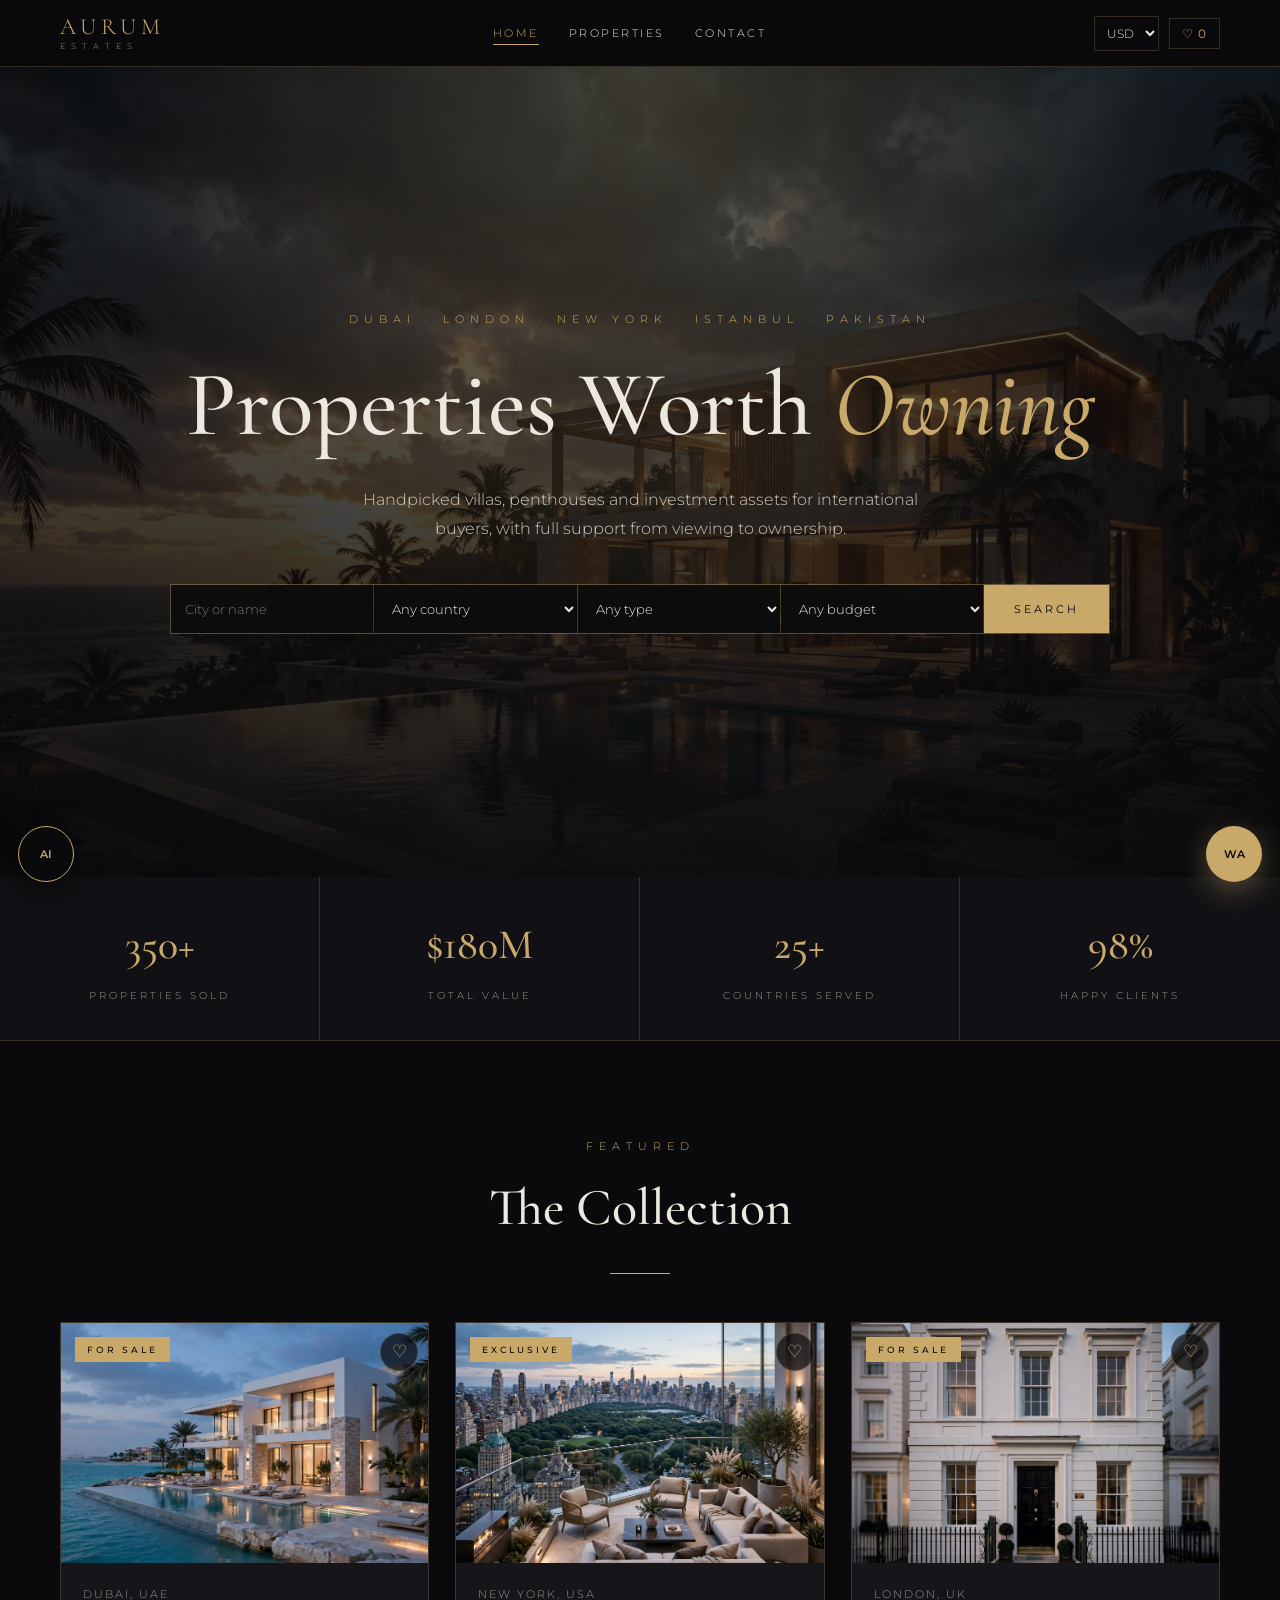
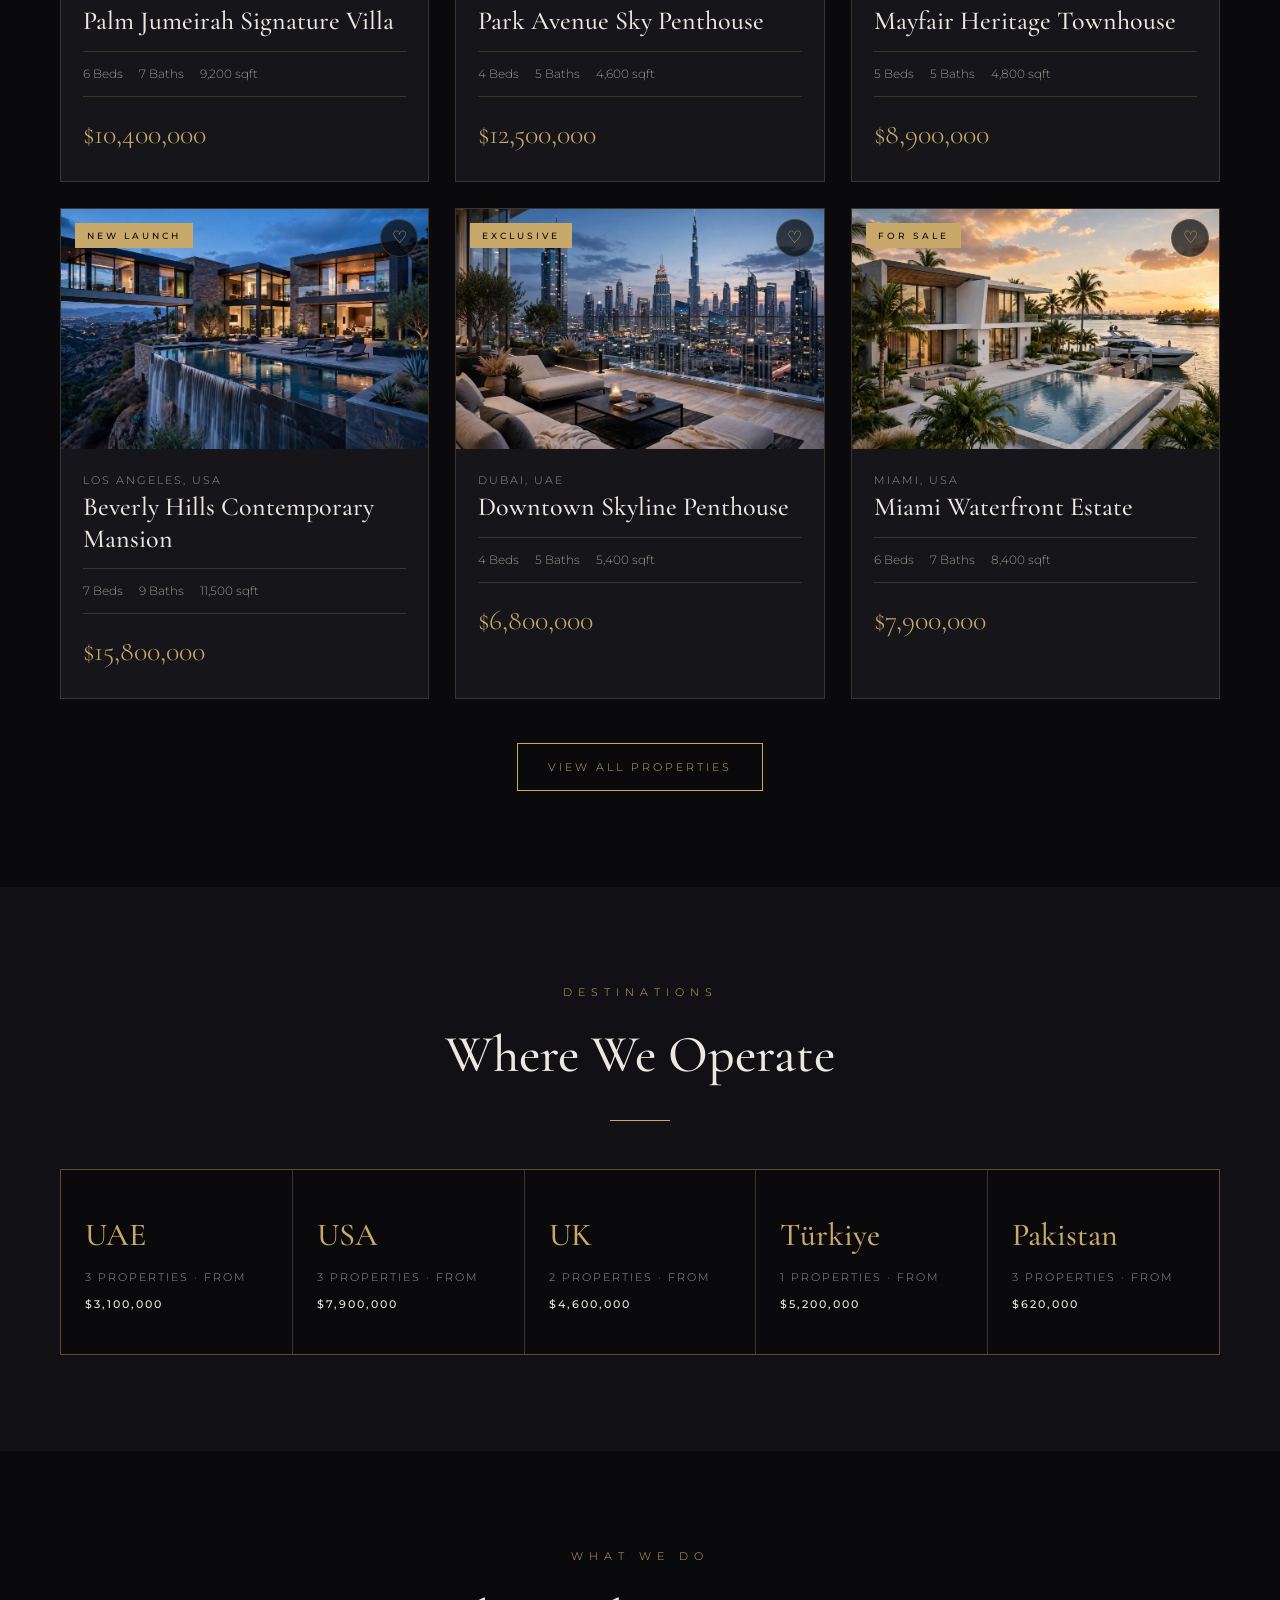
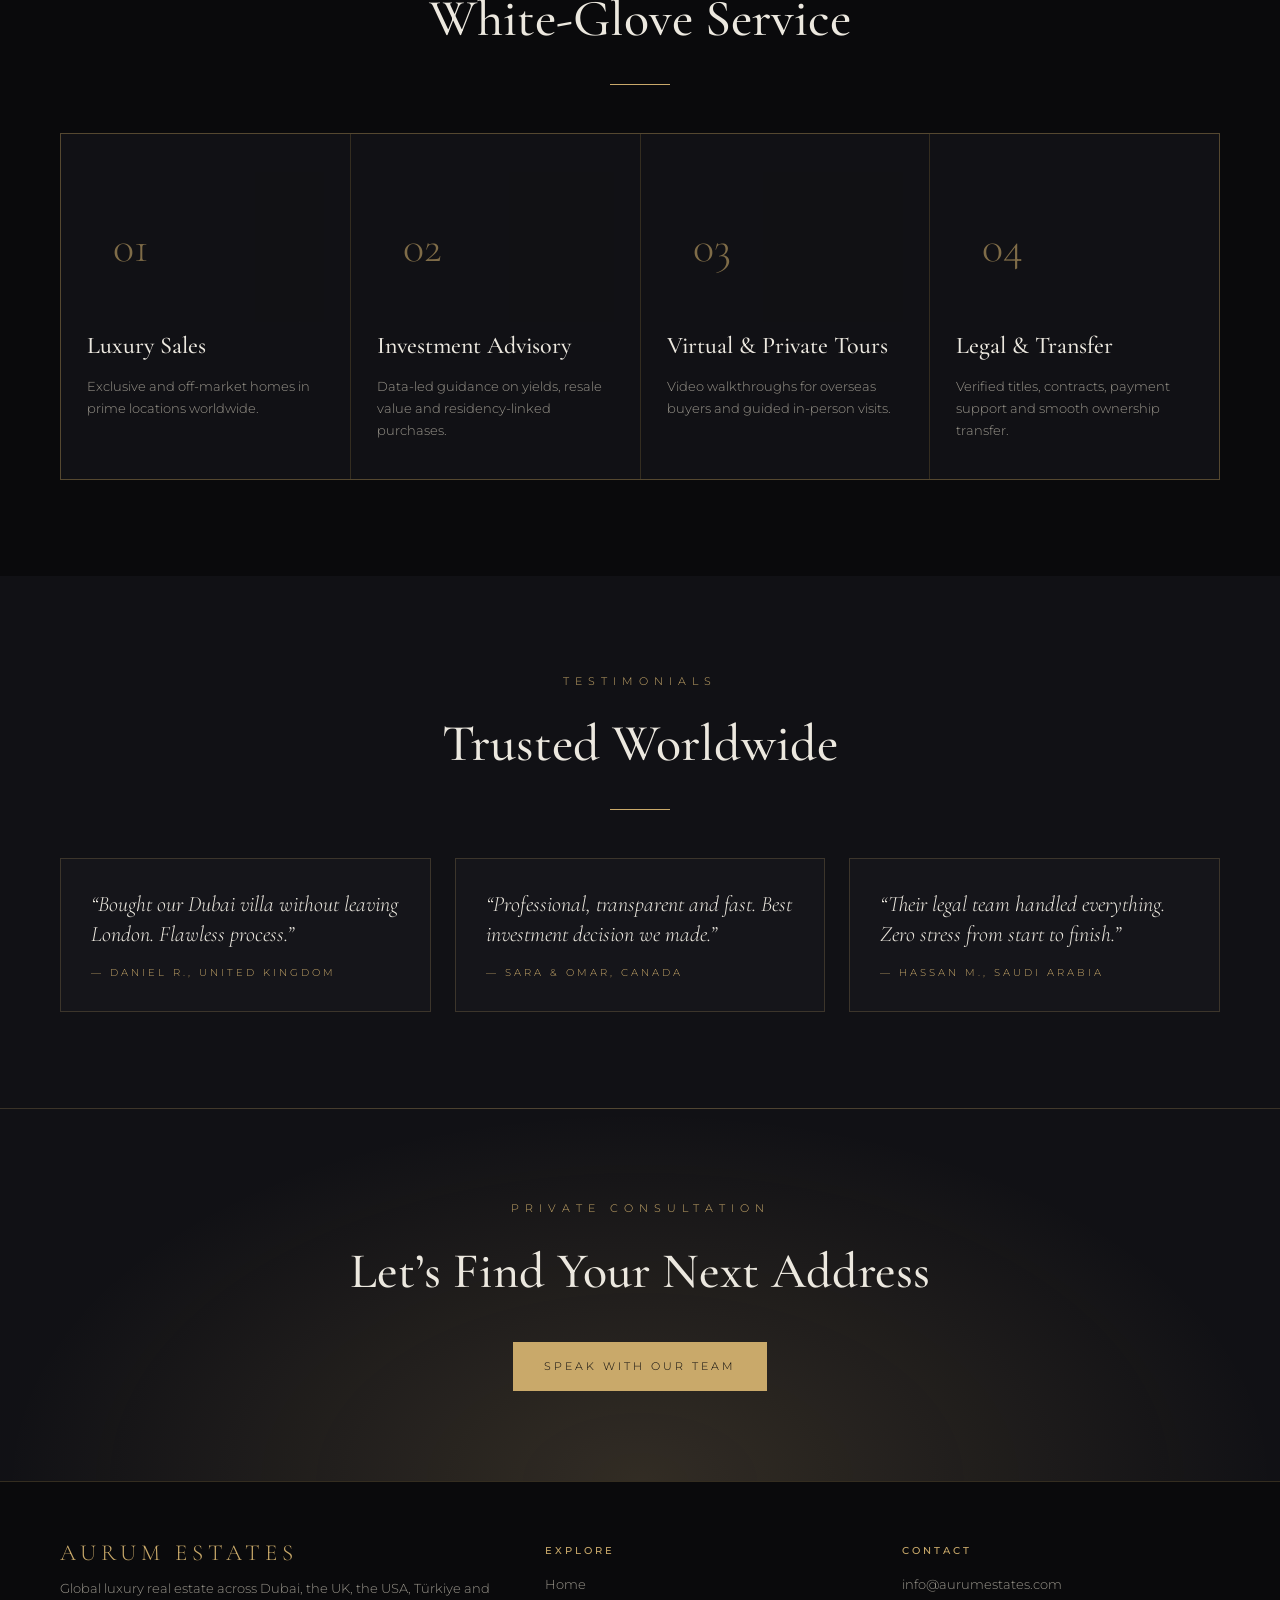
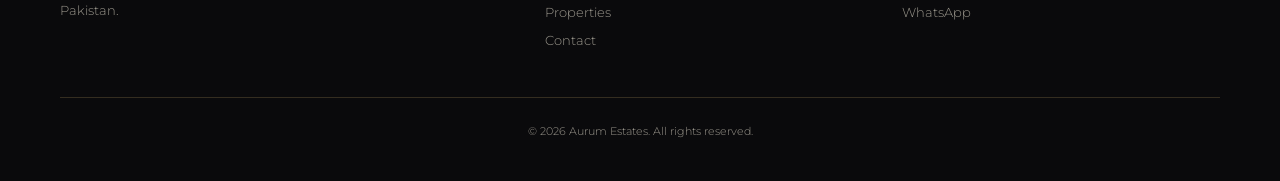
<file: index.html>
<!DOCTYPE html>
<html lang="en">
<head>
<meta charset="utf-8">
<meta name="viewport" content="width=device-width, initial-scale=1, viewport-fit=cover">
<title>AURUM ESTATES — Global Luxury Real Estate</title>
<link href="https://fonts.googleapis.com/css2?family=Cormorant+Garamond:wght@400;500;600&family=Montserrat:wght@300;400;500;600&display=swap" rel="stylesheet">
<link rel="stylesheet" href="style.css">
</head>
<body data-page="home">

<header class="hero"><div class="wrap">
<div class="eyebrow">Dubai · London · New York · Istanbul · Pakistan</div>
<h1>Properties Worth <em>Owning</em></h1>
<p>Handpicked villas, penthouses and investment assets for international buyers, with full support from viewing to ownership.</p>
<div class="search">
<input id="hq" placeholder="City or name">
<select id="hc"><option value="">Any country</option></select>
<select id="ht"><option value="">Any type</option></select>
<select id="hb"><option value="0">Any budget</option><option value="1000000">Up to $1M</option><option value="3000000">Up to $3M</option><option value="10000000">Up to $10M</option></select>
<button class="btn solid" id="hgo">Search</button>
</div>
</div></header>

<div class="stats">
<div><b>350+</b><span>Properties Sold</span></div>
<div><b>$180M</b><span>Total Value</span></div>
<div><b>25+</b><span>Countries Served</span></div>
<div><b>98%</b><span>Happy Clients</span></div>
</div>

<section><div class="wrap">
<div class="head rv"><div class="eyebrow">Featured</div><h2>The Collection</h2><i></i></div>
<div class="grid" id="feat"></div>
<div style="text-align:center;margin-top:44px"><a class="btn" href="properties.html">View All Properties</a></div>
</div></section>

<section class="alt"><div class="wrap">
<div class="head rv"><div class="eyebrow">Destinations</div><h2>Where We Operate</h2><i></i></div>
<div class="dest" id="dest"></div>
</div></section>

<section><div class="wrap">
<div class="head rv"><div class="eyebrow">What We Do</div><h2>White-Glove Service</h2><i></i></div>
<div class="svc rv">
<div><div class="n">01</div><h3>Luxury Sales</h3><p>Exclusive and off-market homes in prime locations worldwide.</p></div>
<div><div class="n">02</div><h3>Investment Advisory</h3><p>Data-led guidance on yields, resale value and residency-linked purchases.</p></div>
<div><div class="n">03</div><h3>Virtual &amp; Private Tours</h3><p>Video walkthroughs for overseas buyers and guided in-person visits.</p></div>
<div><div class="n">04</div><h3>Legal &amp; Transfer</h3><p>Verified titles, contracts, payment support and smooth ownership transfer.</p></div>
</div></div></section>

<section class="alt"><div class="wrap">
<div class="head rv"><div class="eyebrow">Testimonials</div><h2>Trusted Worldwide</h2><i></i></div>
<div class="tm rv">
<div><p>“Bought our Dubai villa without leaving London. Flawless process.”</p><span>— Daniel R., United Kingdom</span></div>
<div><p>“Professional, transparent and fast. Best investment decision we made.”</p><span>— Sara &amp; Omar, Canada</span></div>
<div><p>“Their legal team handled everything. Zero stress from start to finish.”</p><span>— Hassan M., Saudi Arabia</span></div>
</div></div></section>

<div class="cta rv"><div class="eyebrow">Private Consultation</div><h2>Let’s Find Your Next Address</h2><a class="btn solid" href="contact.html">Speak With Our Team</a></div>

<script src="app.js"></script>
</body>
</html>
</file>
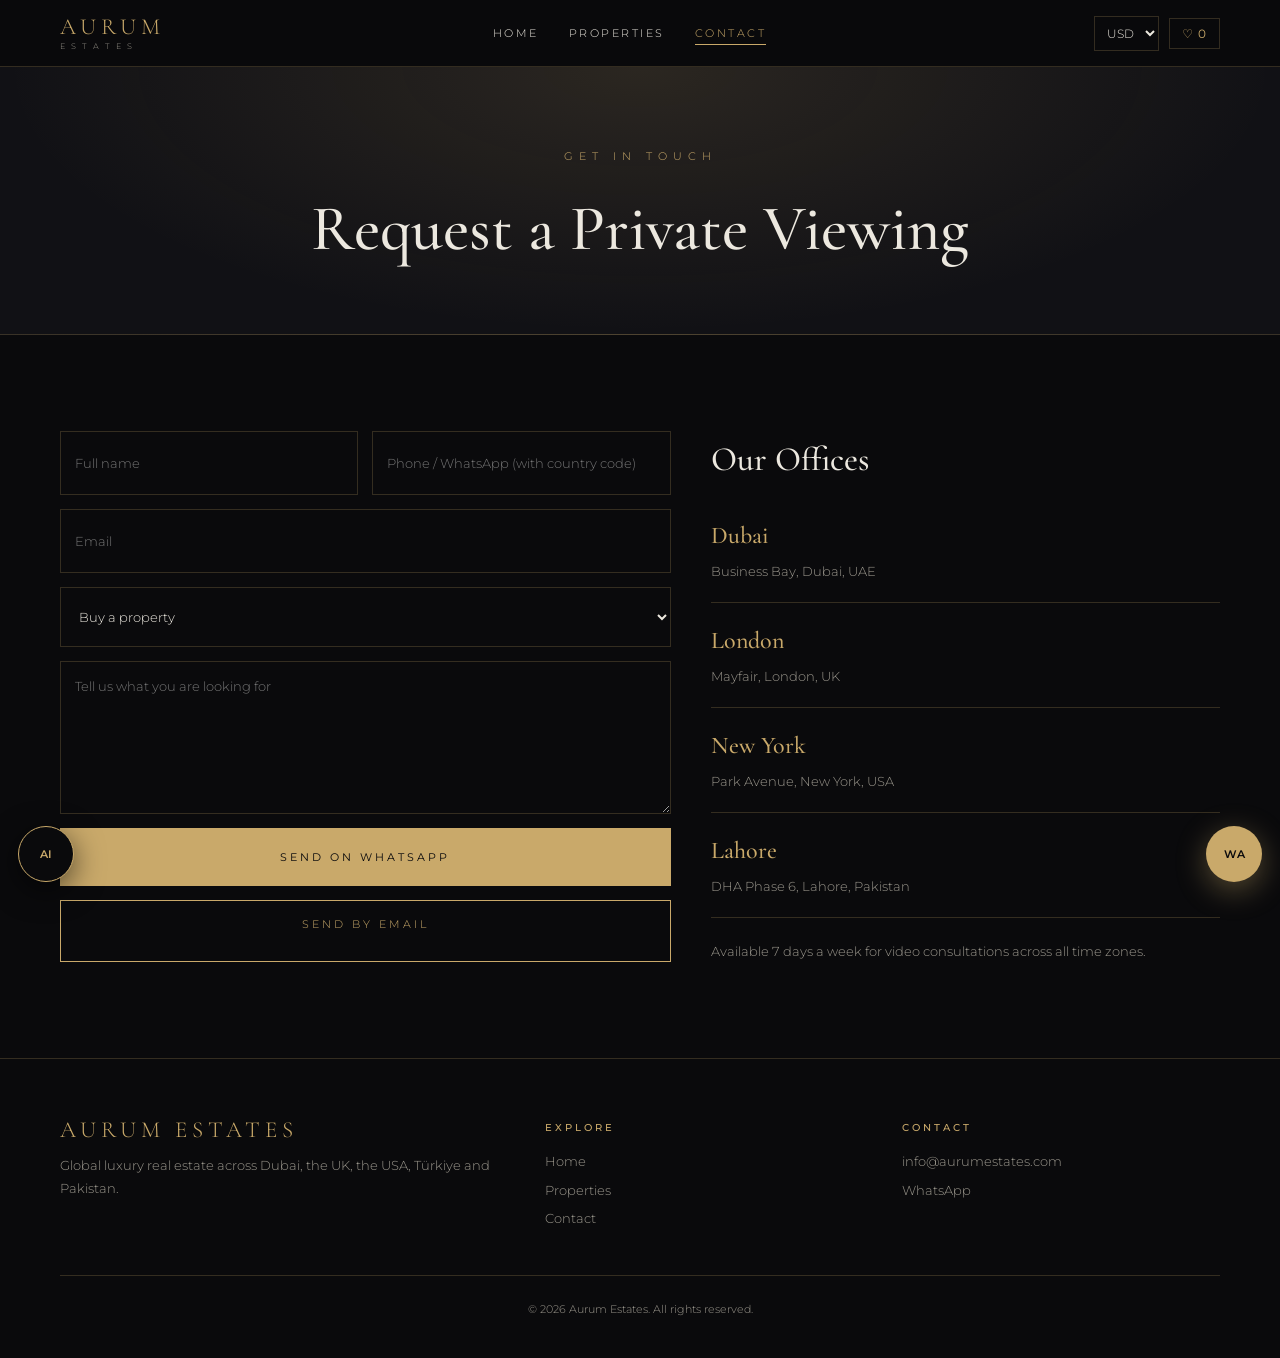
<file: contact.html>
<!DOCTYPE html>
<html lang="en">
<head>
<meta charset="utf-8">
<meta name="viewport" content="width=device-width, initial-scale=1, viewport-fit=cover">
<title>Contact — AURUM ESTATES</title>
<link href="https://fonts.googleapis.com/css2?family=Cormorant+Garamond:wght@400;500;600&family=Montserrat:wght@300;400;500;600&display=swap" rel="stylesheet">
<link rel="stylesheet" href="style.css">
</head>
<body data-page="contact">

<div class="ph"><div class="wrap"><div class="eyebrow">Get In Touch</div><h1>Request a Private Viewing</h1></div></div>

<section><div class="wrap"><div class="cgrid">
<form id="f">
<input id="n" placeholder="Full name" required>
<input id="p" placeholder="Phone / WhatsApp (with country code)" required>
<input id="e" type="email" placeholder="Email" class="full">
<select id="i" class="full"><option>Buy a property</option><option>Sell a property</option><option>Invest</option><option>Rent</option></select>
<textarea id="m" rows="5" class="full" placeholder="Tell us what you are looking for"></textarea>
<button class="btn solid full" type="submit">Send on WhatsApp</button>
<a class="btn full" id="em" href="#">Send by Email</a>
</form>
<div>
<h3 class="serif" style="font-size:34px;margin-bottom:10px">Our Offices</h3>
<div id="off"></div>
<p style="margin-top:22px;color:var(--mut);font-size:13px">Available 7 days a week for video consultations across all time zones.</p>
</div>
</div></div></section>

<script src="app.js"></script>
</body>
</html>
</file>
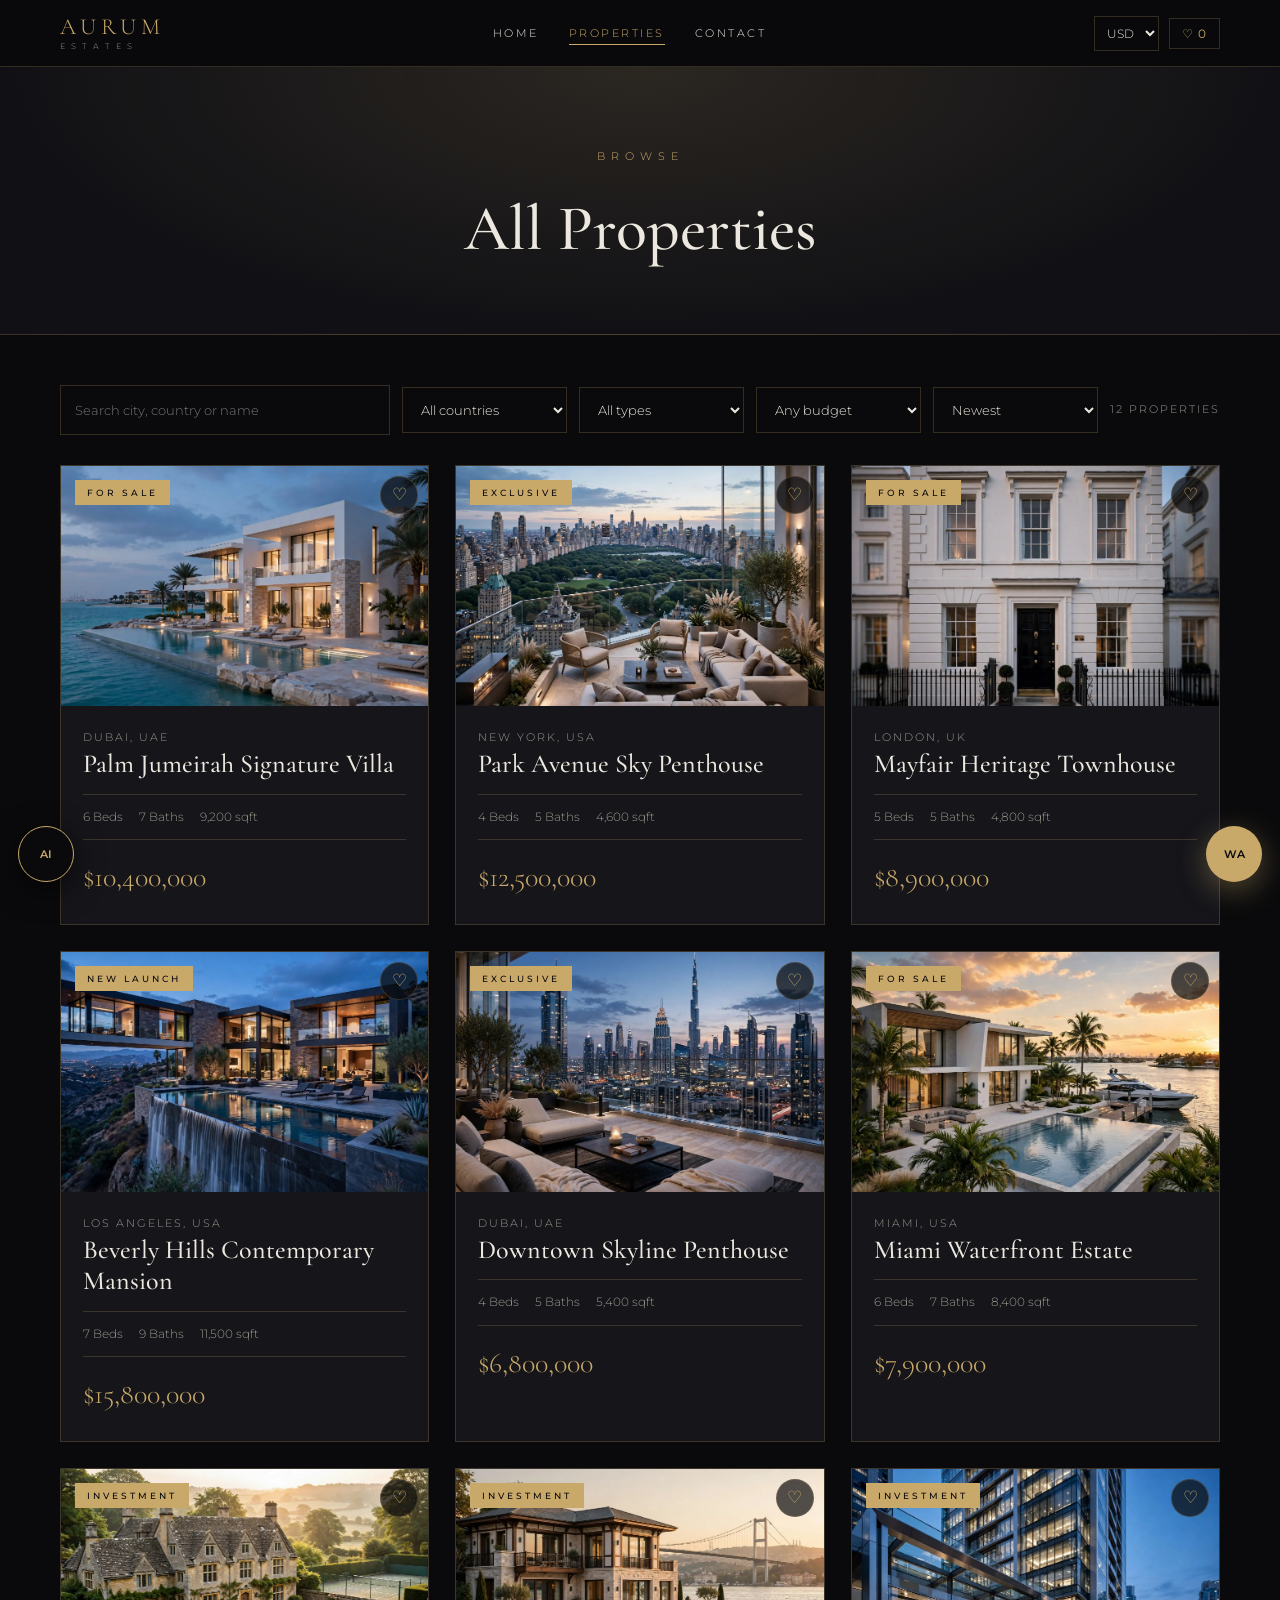
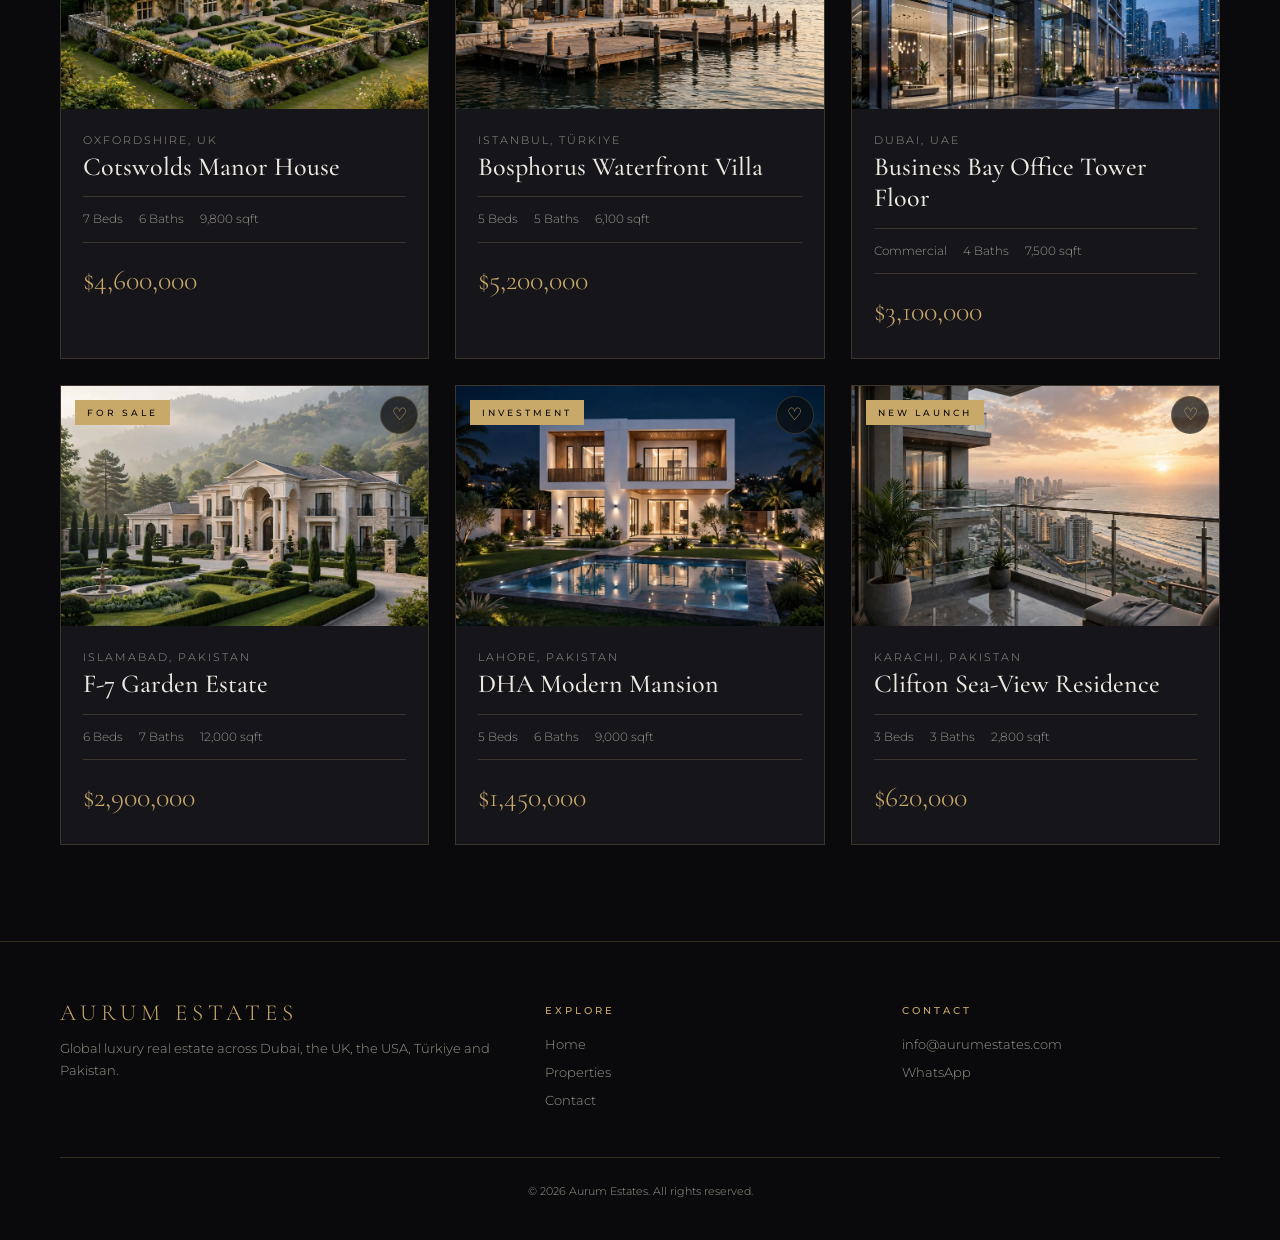
<file: properties.html>
<!DOCTYPE html>
<html lang="en">
<head>
<meta charset="utf-8">
<meta name="viewport" content="width=device-width, initial-scale=1, viewport-fit=cover">
<title>Properties — AURUM ESTATES</title>
<link href="https://fonts.googleapis.com/css2?family=Cormorant+Garamond:wght@400;500;600&family=Montserrat:wght@300;400;500;600&display=swap" rel="stylesheet">
<link rel="stylesheet" href="style.css">
</head>
<body data-page="list">

<div class="ph"><div class="wrap"><div class="eyebrow">Browse</div><h1>All Properties</h1></div></div>

<section style="padding-top:50px"><div class="wrap">
<div class="bar">
<input id="q" placeholder="Search city, country or name">
<select id="c"><option value="">All countries</option></select>
<select id="t"><option value="">All types</option></select>
<select id="b"><option value="0">Any budget</option><option value="1000000">Up to $1M</option><option value="3000000">Up to $3M</option><option value="10000000">Up to $10M</option></select>
<select id="s"><option value="n">Newest</option><option value="l">Price: low to high</option><option value="h">Price: high to low</option></select>
<span class="cnt" id="cnt"></span>
</div>
<div class="grid" id="list"></div>
</div></section>

<script src="app.js"></script>
</body>
</html>
</file>
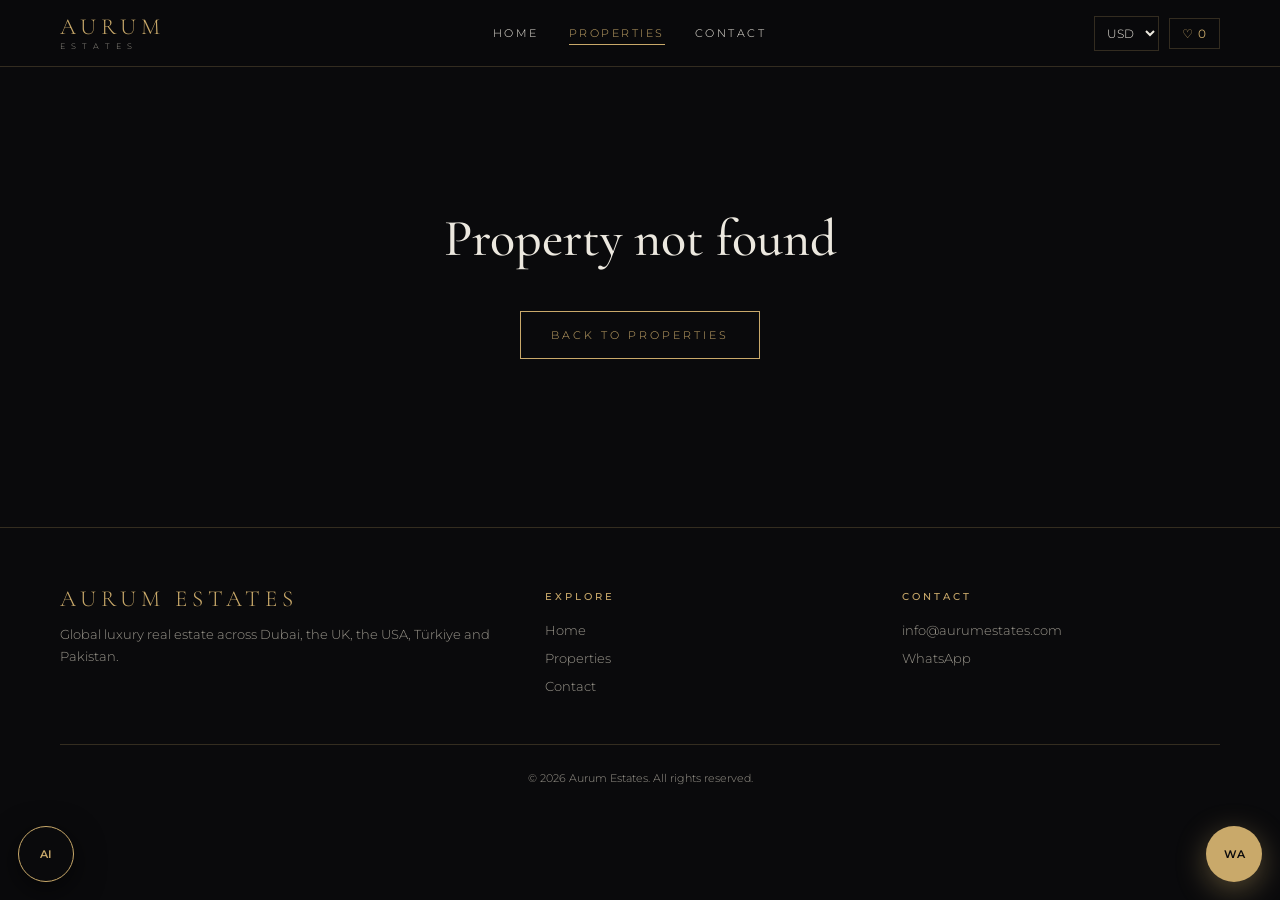
<file: property.html>
<!DOCTYPE html>
<html lang="en">
<head>
<meta charset="utf-8">
<meta name="viewport" content="width=device-width, initial-scale=1, viewport-fit=cover">
<title>Property — AURUM ESTATES</title>
<link href="https://fonts.googleapis.com/css2?family=Cormorant+Garamond:wght@400;500;600&family=Montserrat:wght@300;400;500;600&display=swap" rel="stylesheet">
<link rel="stylesheet" href="style.css">
</head>
<body data-page="detail">

<div class="wrap" id="det"></div>

<script src="app.js"></script>
</body>
</html>
</file>
<file: style.css>
:root{color-scheme:dark;--bg:#0a0a0c;--bg2:#111115;--card:#15151a;--gold:#c9a96a;--gold2:#e8d3a1;--tx:#ece8df;--mut:#9a968c;--line:rgba(201,169,106,.22)}
*{box-sizing:border-box;margin:0;padding:0}
html{scroll-behavior:smooth;scroll-padding-top:110px}
body{background:var(--bg);color:var(--tx);font-family:'Montserrat',system-ui,sans-serif;font-weight:300;line-height:1.7;overflow-x:hidden;padding-bottom:env(safe-area-inset-bottom,0)}
h1,h2,h3,.serif{font-family:'Cormorant Garamond',Georgia,serif;font-weight:500}
a{color:inherit;text-decoration:none}
.wrap{max-width:1200px;margin:auto;padding:0 20px}
.rv{opacity:0;transform:translateY(26px);transition:opacity .9s ease,transform .9s ease}
.rv.in{opacity:1;transform:none}
/* nav */
nav{position:sticky;top:0;z-index:20;background:rgba(10,10,12,.92);backdrop-filter:blur(14px);border-bottom:1px solid var(--line);padding-top:env(safe-area-inset-top,0)}
nav .wrap{display:flex;justify-content:space-between;align-items:center;height:66px;gap:12px}
.logo{font-family:'Cormorant Garamond',serif;font-size:23px;letter-spacing:5px;color:var(--gold);line-height:1}
.logo small{display:block;font-size:8px;letter-spacing:6px;color:var(--mut);font-family:Montserrat;margin-top:3px}
nav ul{display:flex;gap:30px;list-style:none;font-size:11px;letter-spacing:2.5px;text-transform:uppercase}
nav ul a{padding-bottom:4px;border-bottom:1px solid transparent}
nav ul a:hover,nav ul a.on{color:var(--gold);border-color:var(--gold)}
.sub{display:none;justify-content:center;gap:26px;padding:8px 0;border-top:1px solid var(--line);font-size:10px;letter-spacing:2.5px;text-transform:uppercase}
.sub a.on{color:var(--gold)}
.tools{display:flex;gap:10px;align-items:center}
.tools select{width:auto;padding:8px;font-size:12px}
.heart{background:none;border:1px solid var(--line);color:var(--gold);padding:7px 12px;cursor:pointer;font-size:12px;letter-spacing:1px;font-family:inherit}
/* controls */
select,input,textarea{background:transparent;border:1px solid var(--line);color:var(--tx);padding:13px 14px;font:inherit;font-size:13px;outline:none;width:100%}
select option{background:#15151a}
select:focus,input:focus,textarea:focus{border-color:var(--gold)}
label{display:block;margin:12px 0 4px;font-size:10px;letter-spacing:2px;text-transform:uppercase;color:var(--mut)}
.btn{display:inline-block;padding:14px 30px;border:1px solid var(--gold);color:var(--gold);font-size:11px;letter-spacing:3px;text-transform:uppercase;cursor:pointer;background:none;font-family:inherit;transition:.3s;text-align:center}
.btn:hover,.btn.solid{background:var(--gold);color:#0a0a0c}
.btn.solid:hover{background:var(--gold2)}
.btn.w{width:100%;margin-top:12px}
/* hero */
.hero{min-height:90vh;display:flex;align-items:center;text-align:center;position:relative;background:#14130f center/cover no-repeat}
.hero:before{content:"";position:absolute;inset:0;background:radial-gradient(ellipse at 50% 0%,rgba(201,169,106,.2),transparent 60%)}
.hero .wrap{position:relative;padding:70px 20px}
.eyebrow{font-size:11px;letter-spacing:6px;text-transform:uppercase;color:var(--gold)}
.hero h1{font-size:clamp(42px,8vw,92px);line-height:1.04;margin:20px 0}
.hero h1 em{color:var(--gold)}
.hero p{max-width:580px;margin:0 auto 36px;color:#cfcabd}
.search{display:grid;grid-template-columns:repeat(4,1fr) auto;gap:1px;max-width:940px;margin:auto;background:var(--line);border:1px solid var(--line)}
.search>*{background:rgba(10,10,12,.94);border:0}
.ph{padding:80px 0 50px;text-align:center;background:radial-gradient(ellipse at 50% 0%,rgba(201,169,106,.14),transparent 70%),var(--bg2);border-bottom:1px solid var(--line)}
.ph h1{font-size:clamp(38px,6vw,64px);margin-top:8px}
/* sections */
.stats{display:grid;grid-template-columns:repeat(4,1fr);border-bottom:1px solid var(--line);background:var(--bg2)}
.stats div{padding:32px 8px;text-align:center;border-right:1px solid var(--line)}
.stats div:last-child{border:0}
.stats b{display:block;font-family:'Cormorant Garamond',serif;font-size:42px;color:var(--gold);font-weight:500}
.stats span{font-size:10px;letter-spacing:3px;text-transform:uppercase;color:var(--mut)}
section{padding:96px 0}
.alt{background:var(--bg2)}
.head{text-align:center;margin-bottom:48px}
.head h2{font-size:clamp(32px,5vw,52px);margin-top:8px}
.head i{display:block;width:60px;height:1px;background:var(--gold);margin:20px auto 0}
.bar{display:grid;grid-template-columns:2fr 1fr 1fr 1fr 1fr auto;gap:12px;margin-bottom:30px;align-items:center}
.cnt{color:var(--mut);font-size:11px;letter-spacing:2px;white-space:nowrap}
.grid{display:grid;grid-template-columns:repeat(auto-fill,minmax(300px,1fr));gap:26px}
.prop{display:block;background:var(--card);border:1px solid var(--line);overflow:hidden;transition:.5s}
.prop:hover{transform:translateY(-8px);border-color:var(--gold);box-shadow:0 20px 50px rgba(0,0,0,.5)}
.art{height:240px;position:relative;overflow:hidden;background:#1a1a1f}
.art svg,.art img{position:absolute;inset:0;width:100%;height:100%;display:block}
.art img{object-fit:cover;transition:transform 1.2s}
.prop:hover .art img{transform:scale(1.07)}
.tag{position:absolute;top:14px;left:14px;z-index:2;background:var(--gold);color:#0a0a0c;font-size:9px;letter-spacing:3px;text-transform:uppercase;padding:5px 12px;font-weight:500}
.fav{position:absolute;top:10px;right:10px;z-index:2;background:rgba(10,10,12,.7);border:1px solid var(--line);color:var(--gold);width:38px;height:38px;border-radius:50%;cursor:pointer;font-size:17px}
.info{padding:22px}
.loc{font-size:11px;letter-spacing:2px;text-transform:uppercase;color:var(--mut)}
.info h3{font-size:26px;line-height:1.2;margin:2px 0}
.specs{display:flex;gap:16px;flex-wrap:wrap;margin:14px 0;padding:12px 0;border-top:1px solid var(--line);border-bottom:1px solid var(--line);font-size:12px;color:var(--mut)}
.price{font-family:'Cormorant Garamond',serif;font-size:28px;color:var(--gold)}
.dest{display:grid;grid-template-columns:repeat(auto-fit,minmax(210px,1fr));gap:1px;background:var(--line);border:1px solid var(--line)}
.dest a{background:var(--bg);padding:38px 24px;transition:.4s}
.dest a:hover{background:#17160f}
.dest h3{font-size:32px;color:var(--gold)}
.dest span{font-size:11px;letter-spacing:2px;text-transform:uppercase;color:var(--mut)}
.svc{display:grid;grid-template-columns:repeat(auto-fit,minmax(230px,1fr));gap:1px;background:var(--line);border:1px solid var(--line)}
.svc div{background:var(--bg2);padding:38px 26px}
.svc .n{font-family:'Cormorant Garamond',serif;font-size:44px;color:var(--gold);opacity:.6}
.svc h3{font-size:24px;margin:4px 0 8px}
.svc p{font-size:13px;color:var(--mut)}
.tm{display:grid;grid-template-columns:repeat(auto-fit,minmax(260px,1fr));gap:24px}
.tm div{border:1px solid var(--line);padding:30px;background:var(--card)}
.tm p{font-family:'Cormorant Garamond',serif;font-size:22px;font-style:italic;line-height:1.4}
.tm span{display:block;margin-top:14px;font-size:10px;letter-spacing:3px;text-transform:uppercase;color:var(--gold)}
.cta{text-align:center;padding:90px 20px;background:radial-gradient(ellipse at 50% 100%,rgba(201,169,106,.18),transparent 70%),var(--bg2);border-top:1px solid var(--line)}
.cta h2{font-size:clamp(30px,5vw,50px);margin:10px 0 28px}
/* detail */
.crumb{padding:26px 0;font-size:11px;letter-spacing:2px;text-transform:uppercase;color:var(--mut)}
.crumb a:hover{color:var(--gold)}
.dgrid{display:grid;grid-template-columns:1.6fr 1fr;gap:40px;align-items:start}
.art.big{height:460px;border:1px solid var(--line)}
.dt{font-size:clamp(34px,5vw,54px);line-height:1.1;margin:4px 0 8px}
.dd{color:#cfcabd;margin:6px 0 24px}
.sh{font-size:26px;margin:26px 0 8px}
.sh2{font-size:36px;margin:70px 0 24px}
.am{display:flex;flex-wrap:wrap;gap:8px}
.am span{border:1px solid var(--line);padding:6px 14px;font-size:11px;letter-spacing:1px;color:var(--gold2)}
.box2{border:1px solid var(--line);background:var(--card);padding:26px;margin-top:22px}
.side{position:sticky;top:90px}
.res{margin-top:16px;padding:16px;border:1px solid var(--gold);text-align:center}
.res b{font-family:'Cormorant Garamond',serif;font-size:32px;color:var(--gold);font-weight:500}
/* contact */
.cgrid{display:grid;grid-template-columns:1.2fr 1fr;gap:40px}
.cgrid form{display:grid;grid-template-columns:1fr 1fr;gap:14px}
.full{grid-column:1/-1}
.off{padding:18px 0;border-bottom:1px solid var(--line)}
.off b{font-family:'Cormorant Garamond',serif;font-size:24px;color:var(--gold);font-weight:500;display:block}
.off span{font-size:13px;color:var(--mut)}
/* footer, modal, whatsapp */
footer{border-top:1px solid var(--line);padding:60px 0 40px;color:var(--mut);font-size:13px}
.fg{display:grid;grid-template-columns:1.4fr 1fr 1fr;gap:40px}
footer h4{font-family:Montserrat;font-size:10px;letter-spacing:3px;text-transform:uppercase;color:var(--gold);margin-bottom:14px;font-weight:500}
footer a{display:block;margin-bottom:6px}
footer a:hover{color:var(--gold)}
.copy{text-align:center;margin-top:40px;padding-top:24px;border-top:1px solid var(--line);font-size:11px}
.wa{position:fixed;right:18px;bottom:calc(18px + env(safe-area-inset-bottom,0));z-index:30;background:var(--gold);color:#0a0a0c;width:56px;height:56px;border-radius:50%;display:grid;place-items:center;font-size:11px;font-weight:600;box-shadow:0 8px 30px rgba(201,169,106,.4)}
.ov{position:fixed;inset:0;z-index:50;background:rgba(0,0,0,.85);display:none;overflow-y:auto;padding:20px}
.ov.on{display:block}
.mb{max-width:640px;margin:40px auto;background:var(--bg2);border:1px solid var(--gold);position:relative;padding:30px}
.x{position:absolute;top:10px;right:10px;background:none;border:1px solid var(--gold);color:var(--gold);width:38px;height:38px;cursor:pointer;font-size:16px}
.wl{display:flex;gap:14px;align-items:center;padding:12px 0;border-bottom:1px solid var(--line)}
.wl .th{width:72px;height:54px;background:#222;flex:none;position:relative;overflow:hidden}
.wl .th img{width:100%;height:100%;object-fit:cover}
@media(max-width:820px){nav ul{display:none}.sub{display:flex}.stats{grid-template-columns:1fr 1fr}.stats div:nth-child(2){border-right:0}.stats div:nth-child(-n+2){border-bottom:1px solid var(--line)}section{padding:64px 0}.search{grid-template-columns:1fr 1fr}.search .btn{grid-column:1/-1}.bar{grid-template-columns:1fr 1fr}.bar input{grid-column:1/-1}.dgrid,.cgrid,.fg{grid-template-columns:1fr}.cgrid form{grid-template-columns:1fr}.art.big{height:280px}.side{position:static}}
         .hero{min-height:90vh;padding:30px 0}
.hero .wrap{width:100%;padding:70px 20px}
.eyebrow{line-height:1.8}
.hero h1{line-height:1.15;margin:22px 0 28px}
.hero p{line-height:1.8;margin:0 auto 40px}
.search{position:relative;z-index:2}
@media(max-width:820px){.eyebrow{letter-spacing:3px;font-size:10px}.hero h1{font-size:clamp(36px,11vw,56px)}.hero .wrap{padding:50px 20px}}
</file>
